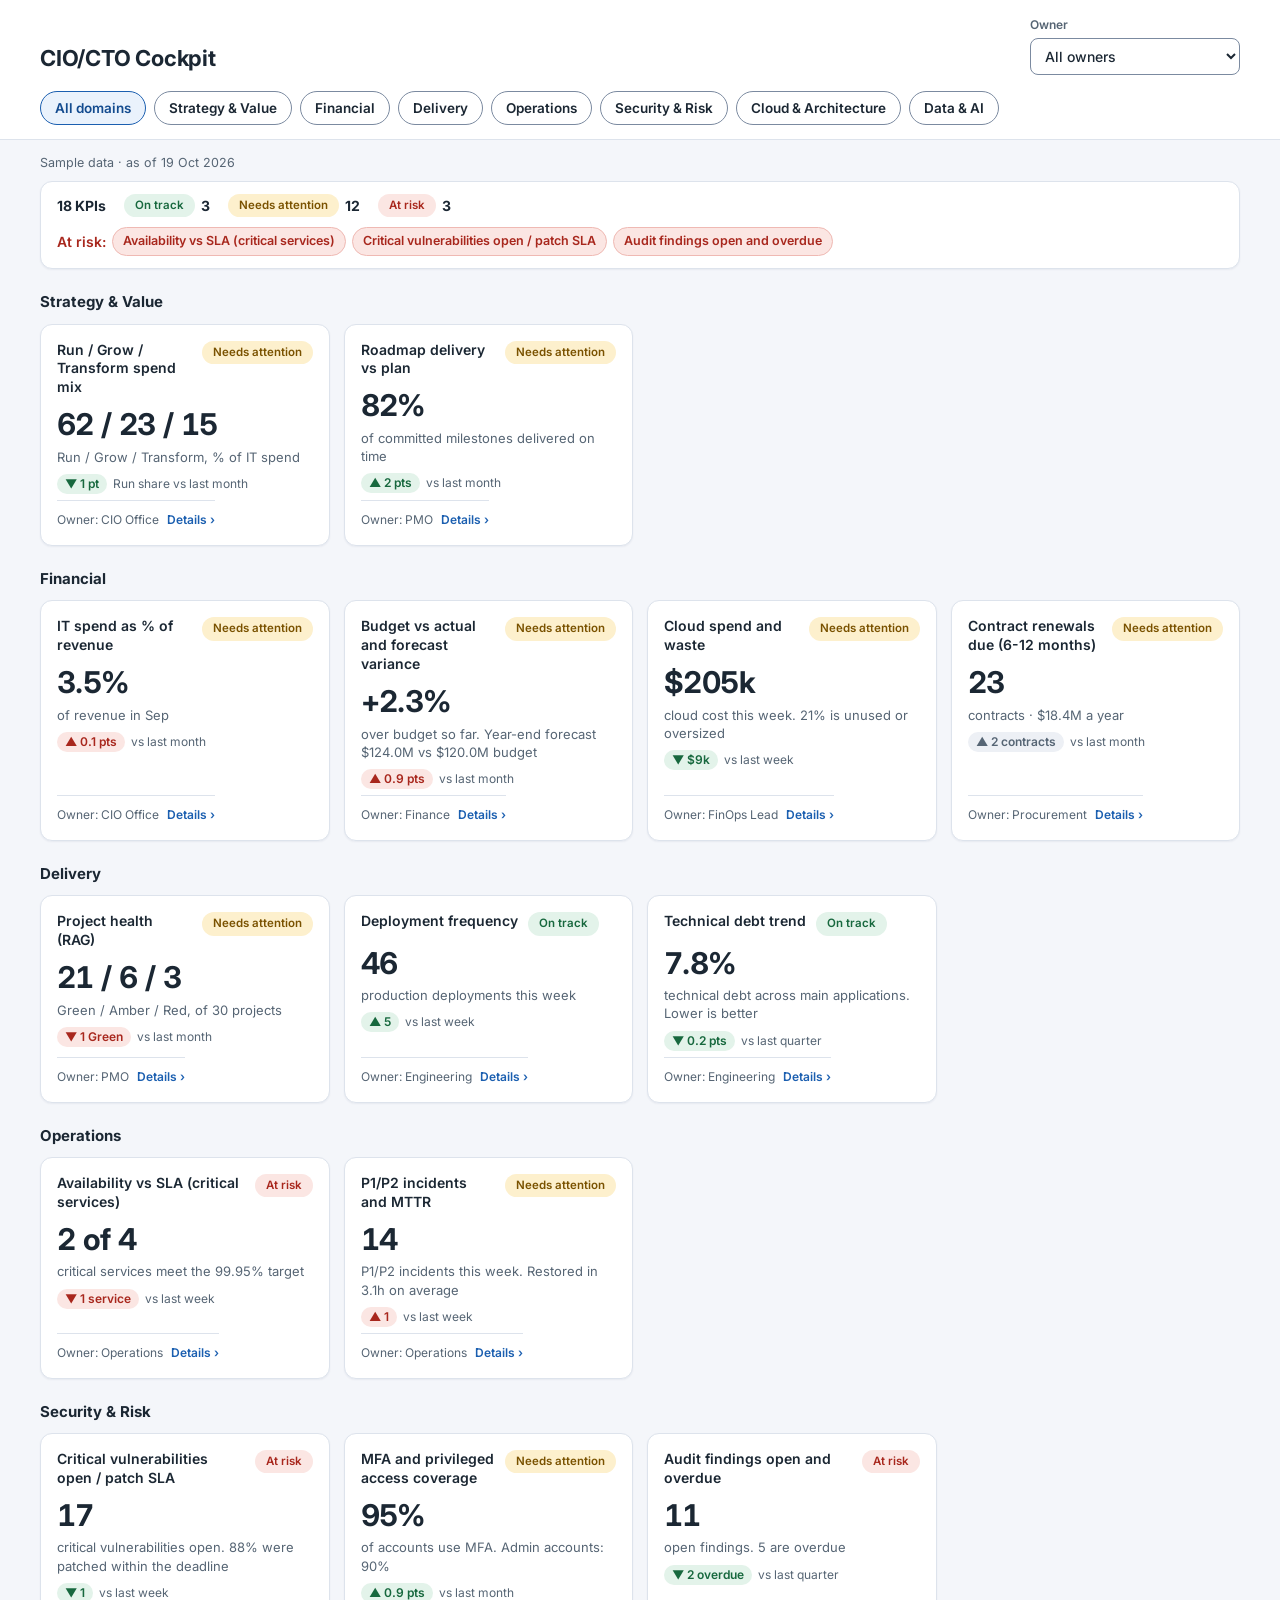
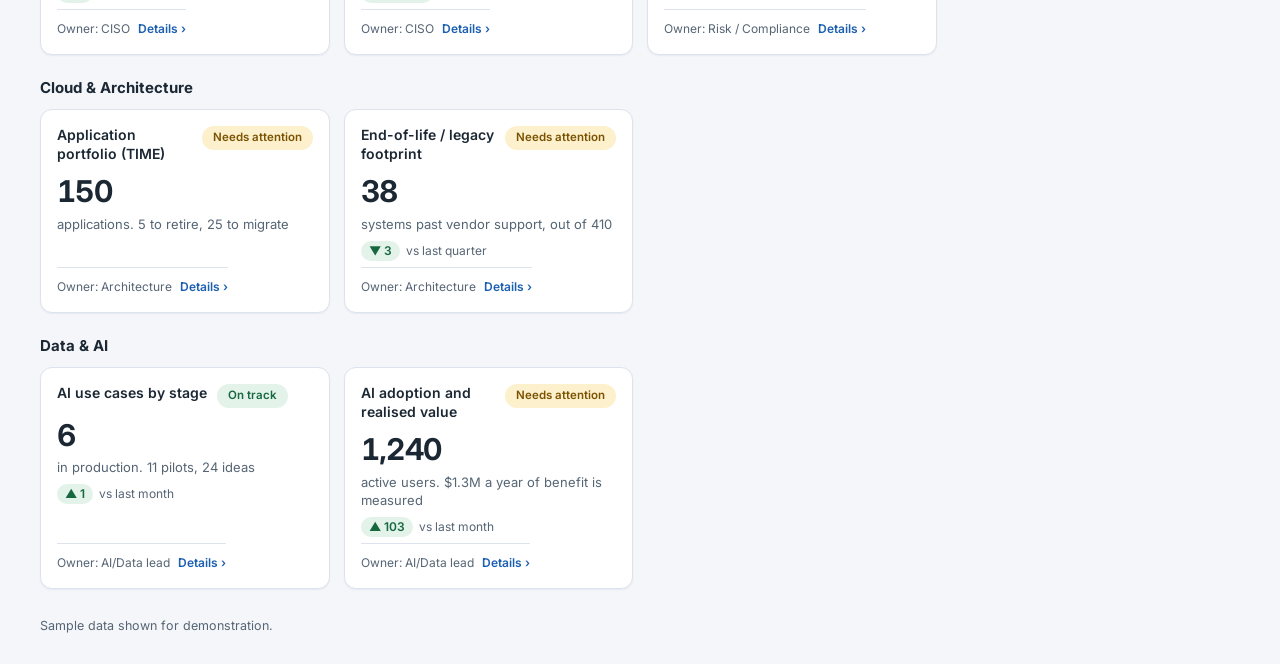
<file: index.html>
<!doctype html>
<html lang="en">
<head>
<meta charset="utf-8">
<meta name="viewport" content="width=device-width, initial-scale=1">
<title>CIO/CTO Cockpit</title>
<meta name="description" content="18 KPIs for CIO decisions, grouped by domain and owner, with a detailed view behind each one. Sample data.">
<meta name="theme-color" content="#f4f6fa">
<meta property="og:type" content="website">
<meta property="og:site_name" content="CIO/CTO Cockpit">
<meta property="og:title" content="CIO/CTO Cockpit">
<meta property="og:description" content="18 KPIs for CIO decisions, grouped by domain and owner, with a detailed view behind each one. Sample data.">
<meta property="og:url" content="https://mittal091.github.io/cio-toolkit-dashboard-v6/">
<meta property="og:image" content="https://mittal091.github.io/cio-toolkit-dashboard-v6/og-image.png">
<meta property="og:image:width" content="1200">
<meta property="og:image:height" content="630">
<meta name="twitter:card" content="summary_large_image">
<link rel="icon" href="data:image/svg+xml,%3Csvg xmlns='http://www.w3.org/2000/svg' viewBox='0 0 32 32'%3E%3Crect width='32' height='32' rx='7' fill='%231b5fb0'/%3E%3Ctext x='16' y='23' font-family='Arial,sans-serif' font-size='19' font-weight='700' text-anchor='middle' fill='%23ffffff'%3EC%3C/text%3E%3C/svg%3E">
<link rel="preconnect" href="https://fonts.googleapis.com">
<link href="https://fonts.googleapis.com/css2?family=Inter:wght@400;500;600;700&display=swap" rel="stylesheet">
<link rel="stylesheet" href="styles.css">
</head>
<body>
<a class="skip" href="#view">Skip to the KPIs</a>
<header class="top">
  <div class="wrap top-in">
    <h1>CIO/CTO Cockpit</h1>
    <div class="filters">
      <label>Owner<select id="owner"></select></label>
    </div>
  </div>
  <div class="wrap dom-row"><div id="domains" class="dchips" role="group" aria-label="Domain"></div></div>
</header>
<main class="wrap">
  <div class="meta" id="meta"></div>
  <div id="summary"></div>
  <div id="view" tabindex="-1"></div>
</main>
<footer class="wrap foot">Sample data shown for demonstration.</footer>
<dialog id="detail" aria-labelledby="detail-title">
  <button type="button" class="close" id="close" aria-label="Close details">Close ✕</button>
  <div id="detail-body"></div>
</dialog>
<script type="module" src="app.js"></script>
</body>
</html>
</file>
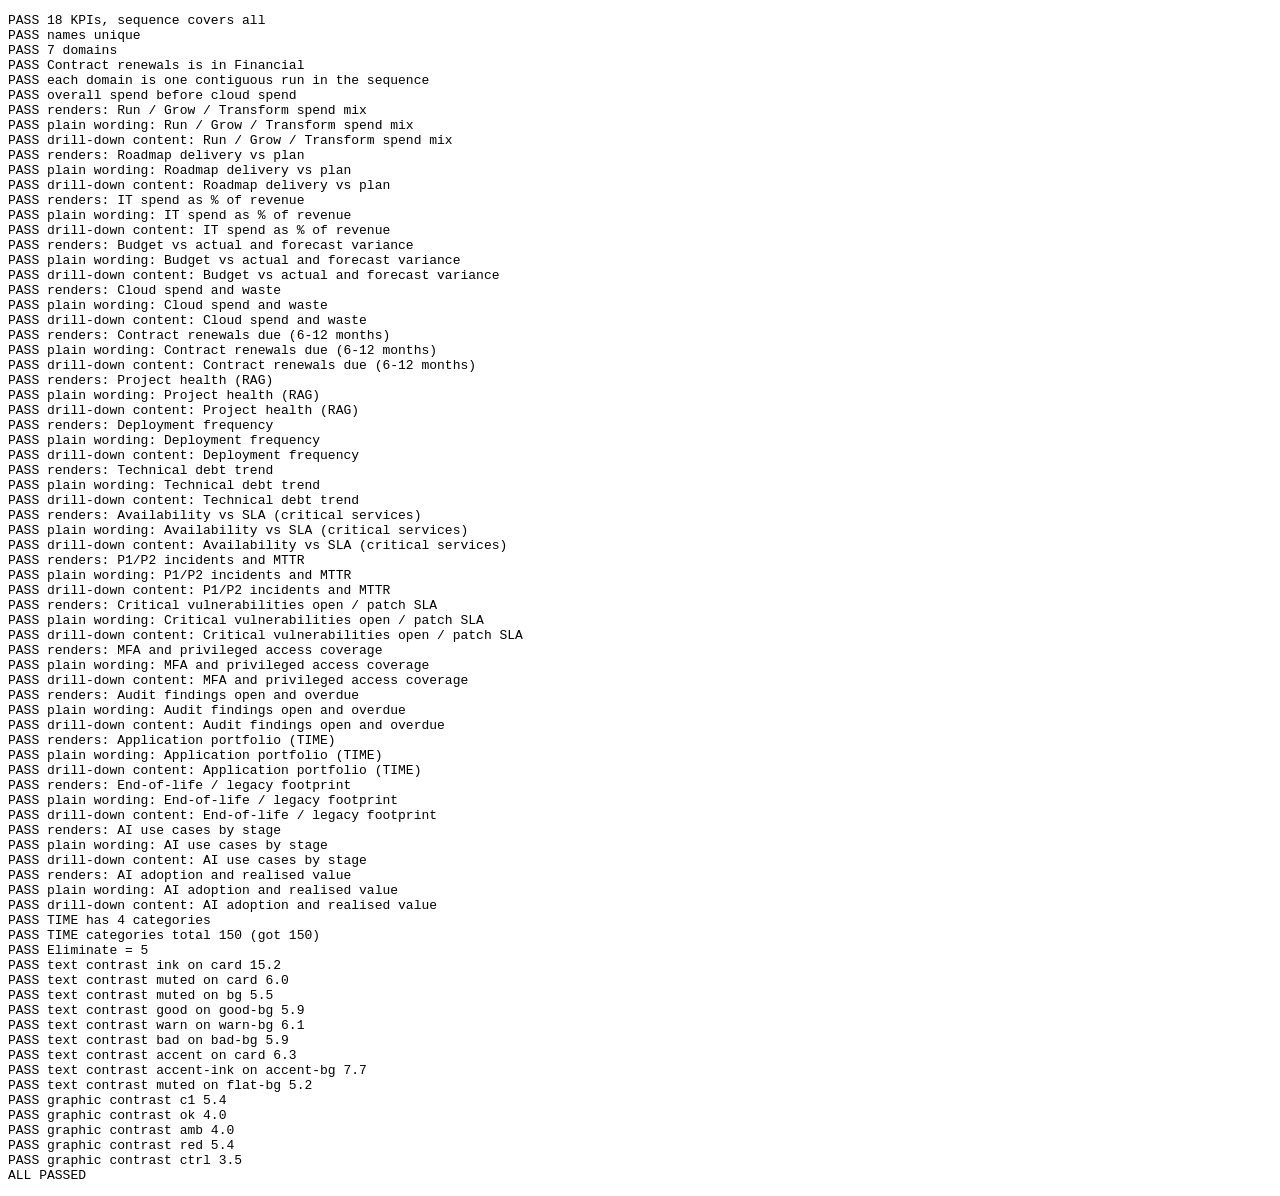
<file: tests/browser.html>
<!doctype html>
<html lang="en"><head><meta charset="utf-8"><title>v6 browser tests</title></head>
<body><pre id="out">running</pre>
<script type="module">
import { buildAll } from '../models.js';
import { card } from '../components/card.js';
import { detail } from '../components/detail.js';
const out = [];
let fails = 0;
const ok = (c, m) => { if (!c) fails++; out.push((c ? 'PASS ' : 'FAIL ') + m); };
const lum = h => { const c = [1, 3, 5].map(i => parseInt(h.slice(i, i + 2), 16) / 255).map(v => v <= .03928 ? v / 12.92 : ((v + .055) / 1.055) ** 2.4); return .2126 * c[0] + .7152 * c[1] + .0722 * c[2]; };
const cr = (a, b) => { const x = lum(a), y = lum(b); return (Math.max(x, y) + .05) / (Math.min(x, y) + .05); };
try {
  const j = p => fetch(p).then(r => r.json());
  const [kpis, data, seq, desc] = await Promise.all([j('../data/kpis.json'), j('../data/kpi-data.json'), j('../data/sequence.json'), j('../data/descriptions.json')]);
  const list = seq.map(id => kpis.find(k => k.id === id));
  ok(kpis.length === 18 && list.length === 18 && list.every(Boolean), '18 KPIs, sequence covers all');
  ok(new Set(kpis.map(k => k.name)).size === 18, 'names unique');
  ok(new Set(kpis.map(k => k.domain)).size === 7, '7 domains');
  ok(kpis.find(k => /contract renewals/i.test(k.name)).domain === 'Financial', 'Contract renewals is in Financial');
  const doms = []; list.forEach(k => { if (!doms.includes(k.domain)) doms.push(k.domain); });
  ok(doms.every(d => { const idx = list.map((k, i) => k.domain === d ? i : -1).filter(i => i >= 0); return idx[idx.length - 1] - idx[0] + 1 === idx.length; }), 'each domain is one contiguous run in the sequence');
  ok(seq.indexOf('cloud-spend-and-waste') > seq.indexOf('it-spend-as-pct-of-revenue'), 'overall spend before cloud spend');
  const M = buildAll(kpis, data, data.asOf);
  const banned = /error budget|waterfall|landing|polarity|\bpins?\b|AC actual|DORA|proposed KPI|—|idle|over-provisioned|lights on|sprint|\bwatch\b|FinOps|TBM|CMDB|ITSM|PPM|GRC/i;
  let rendered = 0;
  for (const k of list) {
    try {
      const m = M[k.id]; const c = card(k, m); const d = detail(k, m, desc[k.id]);
      ok(!!m.value && c.includes(k.name) && d.includes('class="d-def"') && !!desc[k.id] && !/About this KPI/.test(d), `renders: ${k.name}`);
      ok(!banned.test((c + d).split(k.owner).join('')), `plain wording: ${k.name}`);
      ok(/<table|data-tabset|class="bars"|class="figs"|class="chart"/.test(d), `drill-down content: ${k.name}`);
      rendered++;
    } catch (e) { ok(false, `render ${k.id}: ${e.message}`); }
  }
  const tp = M['application-portfolio-time'];
  const tabs = tp.blocks.find(b => b.type === 'tabs');
  ok(tabs && tabs.tabs.length === 4, 'TIME has 4 categories');
  const tot = tabs.tabs.reduce((a, t) => a + (t.count ?? 0), 0);
  ok(tot === 150, 'TIME categories total 150 (got ' + tot + ')');
  const el = tabs.tabs.find(t => /eliminate/i.test(t.label || t.name || ''));
  ok(el && el.count === 5, 'Eliminate = 5');
  const css = await fetch('../styles.css').then(r => r.text());
  const v = n => css.match(new RegExp('--' + n + ':(#[0-9a-f]{6})', 'i'))[1];
  [['ink', 'card'], ['muted', 'card'], ['muted', 'bg'], ['good', 'good-bg'], ['warn', 'warn-bg'], ['bad', 'bad-bg'], ['accent', 'card'], ['accent-ink', 'accent-bg'], ['muted', 'flat-bg']].forEach(([a, b]) => ok(cr(v(a), v(b)) >= 4.5, `text contrast ${a} on ${b} ${cr(v(a), v(b)).toFixed(1)}`));
  ['c1', 'ok', 'amb', 'red', 'ctrl'].forEach(a => ok(cr(v(a), v('card')) >= 3, `graphic contrast ${a} ${cr(v(a), v('card')).toFixed(1)}`));
} catch (e) { ok(false, 'fatal ' + e.message + ' ' + (e.stack || '').split('\n')[1]); }
out.push(fails ? `FAILED ${fails}` : 'ALL PASSED');
document.getElementById('out').textContent = out.join('\n');
</script></body></html>
</file>
<file: styles.css>
/* Light theme. Off-white canvas, white cards, softened near-black text, three status colours that always come with words.
   Text meets 4.5:1 and chart colours meet 3:1 (checked by tests/browser.js). */
:root{
  color-scheme:light;
  --bg:#f4f6fa; --card:#ffffff; --ink:#1b2733; --muted:#566574;
  --line:#dde3ec; --ctrl:#7b8aa0; --track:#e6ebf2;
  --accent:#1b5fb0; --accent-ink:#134b8f; --accent-bg:#eaf2fc;
  --good:#17683e; --good-bg:#e3f3ea; --warn:#7a5200; --warn-bg:#fdf0cd; --bad:#a8271d; --bad-bg:#fbe6e3; --flat-bg:#edf0f5;
  --c1:#2b6cb0; --ok:#2f8f5b; --amb:#b07100; --red:#c2392f; --ref:#566574;
  --shadow:0 1px 2px rgba(16,40,80,.06);
}
*{box-sizing:border-box}
html{-webkit-text-size-adjust:100%}
body{margin:0;background:var(--bg);color:var(--ink);font:14px/1.5 Inter,"Segoe UI",system-ui,sans-serif}
h1,h2,h3,h4,p{margin:0}
button,select{font:inherit;color:inherit}
:focus-visible{outline:3px solid var(--accent);outline-offset:2px}
.skip{position:absolute;left:-9999px;top:8px;z-index:50;background:var(--card);color:var(--ink);padding:8px 14px;border:2px solid var(--accent);border-radius:8px;font-weight:600}
.skip:focus{left:12px}
.wrap{max-width:1240px;margin:0 auto;padding-inline:20px}

/* header and filters */
.top{background:var(--card);border-bottom:1px solid var(--line)}
.top-in{display:flex;align-items:flex-end;justify-content:space-between;gap:16px;flex-wrap:wrap;padding-block:16px}
h1{font-size:22px;font-weight:700;letter-spacing:-.01em}
.filters{display:flex;gap:12px;flex-wrap:wrap}
.filters label{display:flex;flex-direction:column;gap:4px;font-size:12px;font-weight:600;color:var(--muted)}
.filters select{min-width:210px;max-width:100%;background:var(--card);border:1px solid var(--ctrl);border-radius:8px;padding:8px 32px 8px 10px;font-size:14px;font-weight:500;color:var(--ink);cursor:pointer}
.dom-row{padding-bottom:14px}
.dchips{display:flex;gap:8px;flex-wrap:wrap}
.dchip{background:var(--card);border:1px solid var(--ctrl);border-radius:999px;padding:6px 14px;font-weight:600;font-size:13.5px;cursor:pointer;min-height:34px;white-space:nowrap}
.dchip:hover{border-color:var(--accent)}
.dchip[aria-pressed="true"]{background:var(--accent-bg);border-color:var(--accent);color:var(--accent-ink)}
.meta{margin:14px 0 8px;font-size:12.5px;color:var(--muted)}

/* summary strip */
.summary{display:flex;flex-wrap:wrap;align-items:center;gap:10px 18px;padding:12px 16px;background:var(--card);border:1px solid var(--line);border-radius:12px;box-shadow:var(--shadow);margin-bottom:6px}
.sum-n{font-weight:700}
.sum-s{display:inline-flex;align-items:center;gap:6px}
.sum-risk{display:inline-flex;flex-wrap:wrap;align-items:center;gap:6px;font-weight:600;color:var(--bad)}
.chip{background:var(--bad-bg);color:var(--bad);border:1px solid #efb9b3;border-radius:999px;padding:4px 10px;font-size:12.5px;font-weight:600;cursor:pointer;min-height:28px}
.chip:hover{border-color:var(--bad)}

/* domains and cards */
.domain{margin-top:22px}
.domain>h2{font-size:15px;font-weight:700;margin-bottom:10px;display:flex;align-items:baseline;gap:10px}
.grid{display:grid;grid-template-columns:repeat(auto-fill,minmax(270px,1fr));gap:14px}
.card{display:flex;flex-direction:column;gap:6px;text-align:left;width:100%;background:var(--card);border:1px solid var(--line);border-radius:12px;padding:16px;box-shadow:var(--shadow);cursor:pointer;transition:border-color .15s,box-shadow .15s}
.card:hover{border-color:var(--accent);box-shadow:0 4px 14px rgba(16,40,80,.12)}
.c-top{display:flex;justify-content:space-between;align-items:flex-start;gap:10px}
.c-name{font-size:14px;font-weight:600;line-height:1.35}
.c-val{font-size:30px;font-weight:700;letter-spacing:-.02em;line-height:1.15;font-variant-numeric:tabular-nums;margin-top:4px}
.c-sub{font-size:13px;color:var(--muted);line-height:1.4}
.chg{display:flex;flex-wrap:wrap;align-items:center;gap:6px;font-size:12px;color:var(--muted);margin-top:2px}
.dl{display:inline-block;border-radius:999px;padding:1px 8px;font-weight:600;font-size:12px;white-space:nowrap}
.dl.good{background:var(--good-bg);color:var(--good)}.dl.bad{background:var(--bad-bg);color:var(--bad)}.dl.flat{background:var(--flat-bg);color:var(--muted)}
.c-foot{display:flex;justify-content:space-between;align-items:center;gap:8px;margin-top:auto;padding-top:10px;border-top:1px solid var(--line);font-size:12px;color:var(--muted)}
.c-more{color:var(--accent);font-weight:600;white-space:nowrap}
.empty{padding:40px 0;color:var(--muted)}

/* status pills */
.pill{display:inline-block;border-radius:999px;padding:2px 10px;font-size:11.5px;font-weight:600;white-space:nowrap;border:1px solid transparent}
.pill.good{background:var(--good-bg);color:var(--good)}.pill.warn{background:var(--warn-bg);color:var(--warn)}.pill.bad{background:var(--bad-bg);color:var(--bad)}.pill.flat{background:var(--flat-bg);color:var(--muted)}

.foot{padding-block:28px;color:var(--muted);font-size:12.5px}

/* detail panel (drawer) */
dialog{border:0;padding:0;background:var(--card);color:var(--ink)}
dialog#detail{position:fixed;inset:0 0 0 auto;margin:0;height:100dvh;max-height:100dvh;width:min(780px,100vw);max-width:100vw;border-left:1px solid var(--line);box-shadow:-14px 0 40px rgba(16,40,80,.2);overflow-y:auto;padding:24px 28px 40px}
dialog#detail::backdrop{background:rgba(24,36,52,.4)}
dialog#detail[open]{animation:slide .18s ease-out}
@keyframes slide{from{transform:translateX(24px);opacity:.4}to{transform:none;opacity:1}}
.close{position:sticky;top:0;float:right;z-index:2;background:var(--card);border:1px solid var(--ctrl);border-radius:8px;padding:6px 12px;font-weight:600;cursor:pointer;margin:-6px -8px 8px 12px;min-height:32px}
.close:hover{border-color:var(--accent);color:var(--accent-ink)}
.d-where{font-size:12.5px;color:var(--muted);font-weight:500}
#detail-title{font-size:22px;font-weight:700;margin:4px 0 10px;line-height:1.25}
.d-now{display:flex;align-items:center;gap:12px;flex-wrap:wrap}
.d-val{font-size:34px;font-weight:700;letter-spacing:-.02em;font-variant-numeric:tabular-nums}
.d-sub{color:var(--muted);margin-top:2px}
.d-why{margin-top:8px;font-weight:600}
.d-head .chg{margin-top:6px}
section>h3{font-size:12px;text-transform:uppercase;letter-spacing:.08em;color:var(--muted);margin:26px 0 10px;padding-bottom:6px;border-bottom:1px solid var(--line)}
.d-def{color:var(--muted);margin:0 0 14px;max-width:62ch}
.block{margin-bottom:22px}
.block h4{font-size:14px;font-weight:600;margin-bottom:8px}
.note{font-size:12.5px;color:var(--muted);margin-top:6px}
.figs{display:grid;grid-template-columns:repeat(auto-fit,minmax(150px,1fr));gap:10px;margin-bottom:20px}
.fig{background:var(--bg);border:1px solid var(--line);border-radius:10px;padding:10px 12px}
.fl{font-size:12px;color:var(--muted);font-weight:500}
.fv{font-size:22px;font-weight:700;font-variant-numeric:tabular-nums;line-height:1.25;margin-top:2px}
.fh{font-size:12px;color:var(--muted);margin-top:2px}

/* bars */
.bars{display:grid;gap:8px}
.brow{display:grid;grid-template-columns:minmax(110px,210px) minmax(80px,1fr) minmax(110px,auto);gap:12px;align-items:center;font-size:13px}
.bt{position:relative;height:10px;background:var(--track);border-radius:5px}
.bf{display:block;height:100%;border-radius:5px;background:var(--c1)}
.bf.good{background:var(--ok)}.bf.warn{background:var(--amb)}.bf.bad{background:var(--red)}
.mk{position:absolute;top:-4px;bottom:-4px;width:2px;background:var(--ink)}
.bv{color:var(--muted);text-align:right;font-variant-numeric:tabular-nums}

/* charts */
.chart svg{width:100%;height:auto;display:block}
.chart{overflow-x:auto}
.chart svg{min-width:420px}
.grid{}
svg .grid{stroke:var(--line);stroke-width:1}
svg .ax{fill:var(--muted);font-size:11px}
svg .lab{fill:var(--ink);font-size:11.5px;font-weight:700}
svg .col{fill:var(--c1)}svg .col.hi{fill:var(--red)}svg .col.fc{fill:url(#hatch);stroke:var(--c1);stroke-width:1}
svg .hatch{fill:var(--c1)}
svg .ref{stroke:var(--ref);stroke-width:1.5;stroke-dasharray:5 4}
svg .ln{fill:none;stroke:var(--c1);stroke-width:2.4;stroke-linejoin:round}
svg .pt{fill:var(--c1)}
.legend{display:flex;gap:16px;flex-wrap:wrap;font-size:12px;color:var(--muted);margin-top:4px}
.legend i{display:inline-block;width:10px;height:10px;border-radius:2px;margin-right:6px;vertical-align:-1px}
.lg0{background:var(--c1)}.lg1{background:repeating-linear-gradient(45deg,var(--c1) 0 2px,transparent 2px 4px);border:1px solid var(--c1)}.lg2{background:none;border-top:2px dashed var(--ref);height:0!important;width:14px!important;border-radius:0!important}

/* tables and tabs */
.tw{overflow-x:auto}
table{border-collapse:collapse;width:100%;font-size:13px}
th{font-size:11px;text-transform:uppercase;letter-spacing:.06em;color:var(--muted);font-weight:600;text-align:left;padding:8px 10px;border-bottom:1px solid var(--line);white-space:nowrap;background:var(--bg)}
td{padding:9px 10px;border-bottom:1px solid var(--line);vertical-align:top}
td.r,th.r{text-align:right;font-variant-numeric:tabular-nums}
tbody tr:last-child td{border-bottom:0}
.tablist{display:flex;gap:8px;flex-wrap:wrap;margin-bottom:10px}
.tab{background:var(--card);border:1px solid var(--ctrl);border-radius:999px;padding:6px 14px;font-weight:600;cursor:pointer;min-height:32px}
.tab b{font-weight:700;color:var(--muted);margin-left:4px}
.tab.on{background:var(--accent-bg);border-color:var(--accent);color:var(--accent-ink)}
.tab.on b{color:var(--accent-ink)}
.tabpanel[hidden]{display:none}

@media(max-width:720px){
  .wrap{padding-inline:16px}
  .top-in{align-items:stretch}
  .filters{width:100%}
  .filters label{flex:1 1 100%}
  .filters select{width:100%;min-width:0}
  dialog#detail{width:100vw;padding:18px 16px 32px;border-left:0}
  .brow{grid-template-columns:1fr;gap:4px}
  .bv{text-align:left}
  .dchips{flex-wrap:nowrap;overflow-x:auto;padding-bottom:6px;margin-inline:-16px;padding-inline:16px;scrollbar-width:thin}
  .d-val{font-size:30px}
}
@media(prefers-reduced-motion:reduce){*{transition:none!important;animation:none!important}}
@media print{.top,.skip,.close{display:none}dialog#detail{position:static;width:auto;box-shadow:none}}
</file>
